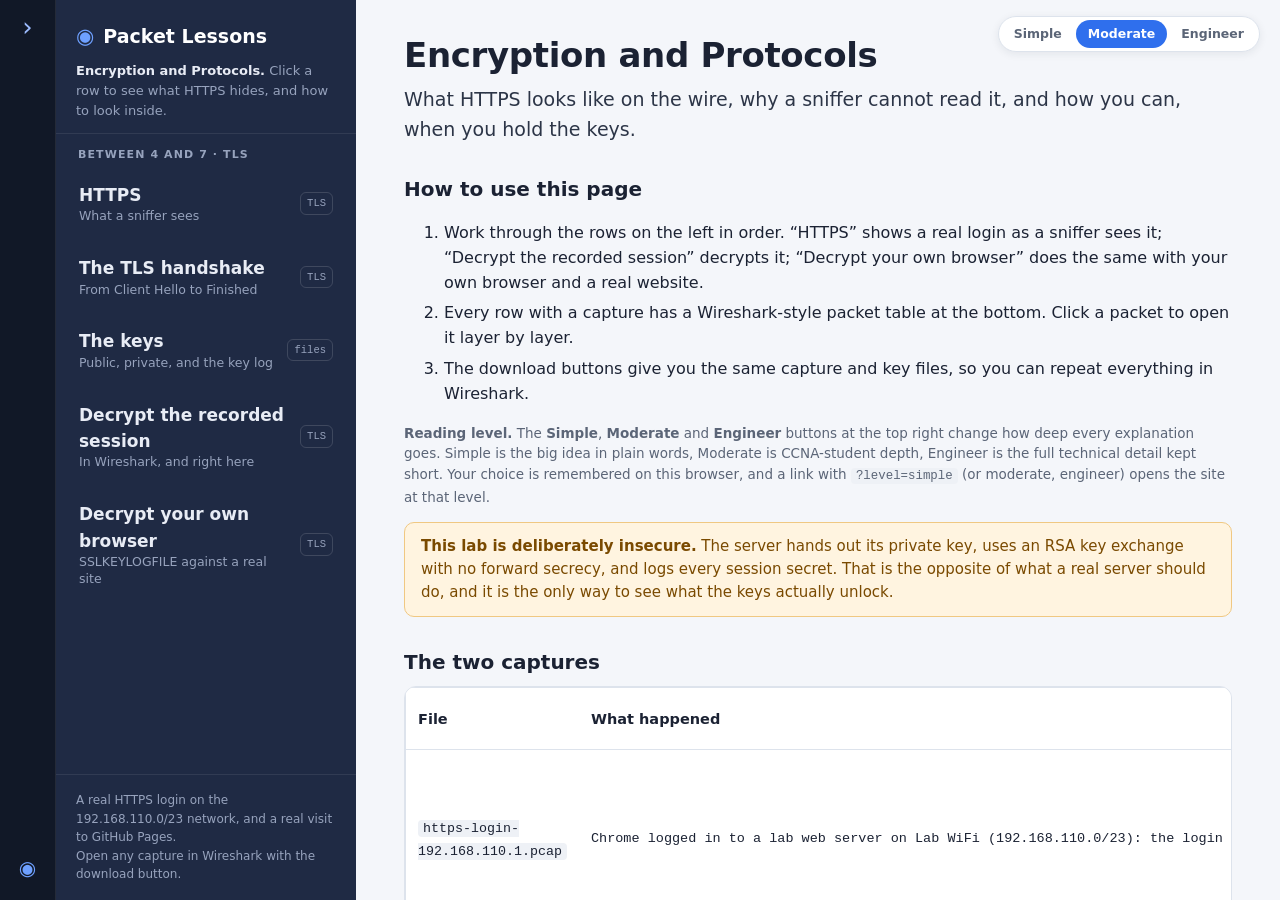
<file: site/index.html>
<!DOCTYPE html>
<html lang="en">
<head>
  <meta charset="utf-8">
  <meta name="viewport" content="width=device-width, initial-scale=1">
  <title>Encryption and Protocols</title>
  <link rel="stylesheet" href="style.css">
</head>
<body>
  <div class="app">
    <button id="menu-btn" class="rail" type="button" aria-label="Open site menu" aria-expanded="false" aria-controls="sitemenu">
      <span class="rail-chevron" aria-hidden="true">&#8250;</span>
      <span class="rail-logo" aria-hidden="true">&#9673;</span>
    </button>
    <nav id="sitemenu" class="sitemenu" aria-label="Sites"></nav>
    <aside class="side">
      <div class="brand">
        <a href="#" class="brand-link"><span class="logo" aria-hidden="true">&#9673;</span><span>Packet Lessons</span></a>
        <p class="brand-sub"><b>Encryption and Protocols.</b> Click a row to see what HTTPS hides, and how to look inside.</p>
      </div>
      <nav id="nav" class="nav" aria-label="Lessons"></nav>
      <div class="side-foot">
        A real HTTPS login on the <span id="net-cidr">lab</span> network, and a real visit to GitHub Pages.<br>
        Open any capture in Wireshark with the download button.
      </div>
    </aside>
    <main id="main" class="main"><div class="level-bar-wrap" id="level-bar"></div><div id="content" aria-live="polite"></div></main>
  </div>

  <script src="pcap.js"></script>
  <script src="tls.js"></script>
  <script src="lessons.js"></script>
  <script src="level.js"></script>
  <script src="app.js"></script>
</body>
</html>
</file>
<file: site/style.css>
/* Packet Lessons: two-column teaching layout */

:root {
  --ink: #1b2233;
  --muted: #5b6577;
  --line: #dde3ec;
  --bg: #f4f6fa;
  --panel: #ffffff;
  --side: #1f2a44;
  --side-ink: #e8ecf5;
  --side-muted: #97a3bd;
  --accent: #2f6fed;
  --accent-soft: #e6eefc;
  --mono: ui-monospace, "SF Mono", Menlo, Consolas, "Liberation Mono", monospace;
  --sans: system-ui, -apple-system, "Segoe UI", Roboto, Ubuntu, sans-serif;
}

* { box-sizing: border-box; }
html, body { height: 100%; margin: 0; }
body { font-family: var(--sans); color: var(--ink); background: var(--bg); font-size: 16px; line-height: 1.55; }

.app { display: grid; grid-template-columns: 56px 300px 1fr; height: 100vh; position: relative; overflow: hidden; }

/* ---------- left column ---------- */

.side { background: var(--side); color: var(--side-ink); display: flex; flex-direction: column; overflow-y: auto; }
.brand { padding: 20px 20px 12px; border-bottom: 1px solid rgba(255,255,255,.08); }
.brand-link { color: #fff; text-decoration: none; font-weight: 700; font-size: 19px; display: flex; align-items: center; gap: 9px; }
.logo { color: #6ea0ff; font-size: 21px; }
.brand-sub { margin: 8px 0 0; color: var(--side-muted); font-size: 13px; }
.brand-sub b { color: var(--side-ink); }

/* ---------- full-height rail with the expanding site menu ---------- */

.rail {
  position: relative; z-index: 30; background: #111827; color: var(--side-ink);
  display: flex; flex-direction: column; align-items: center; padding: 14px 0 16px; gap: 14px;
  border: 0; border-right: 1px solid rgba(255,255,255,.08); font: inherit; cursor: pointer;
  transition: background .15s;
}
.rail:hover { background: #172035; }
.rail:focus-visible { outline: 2px solid #6ea0ff; outline-offset: -3px; }
.rail.open { background: #172035; }
.rail-chevron { font-size: 26px; line-height: 1; color: #9dbcff; transition: transform .22s ease; }
.rail.open .rail-chevron { transform: rotate(180deg); }
.rail-logo { margin-top: auto; color: #6ea0ff; font-size: 20px; }

/* The panel lives under the rail and slides out from beneath it, top to bottom. */
.sitemenu {
  position: absolute; top: 0; bottom: 0; left: 56px; width: 272px; z-index: 25;
  background: #111827; border-right: 1px solid rgba(255,255,255,.12);
  box-shadow: 10px 0 30px rgba(0,0,0,.35); padding: 18px 12px;
  display: flex; flex-direction: column; gap: 4px;
  visibility: hidden; opacity: 0; transform: translateX(-100%);
  transition: transform .22s ease, opacity .18s ease, visibility 0s linear .22s;
}
.sitemenu.open { visibility: visible; opacity: 1; transform: none; transition-delay: 0s; }
.sitemenu-title { font-size: 11px; text-transform: uppercase; letter-spacing: .1em; color: var(--side-muted); padding: 4px 12px 8px; }
.menu-item {
  display: flex; align-items: center; justify-content: space-between; gap: 10px;
  padding: 11px 12px; border-radius: 8px; color: var(--side-ink); text-decoration: none; font-size: 15px; font-weight: 600;
}
a.menu-item:hover { background: rgba(255,255,255,.08); }
a.menu-item:focus-visible { outline: 2px solid #6ea0ff; outline-offset: -2px; }
.menu-item.current { color: #fff; background: rgba(47,111,237,.25); }
.menu-item small { flex: 0 0 auto; white-space: nowrap; font-size: 10px; font-weight: 600; text-transform: uppercase; letter-spacing: .05em; border-radius: 5px; padding: 2px 6px; background: rgba(255,255,255,.1); color: var(--side-muted); }
.menu-item.current small { color: #cfe0ff; background: rgba(47,111,237,.35); }
.menu-item.soon { color: var(--side-muted); cursor: default; }
.sitemenu-foot { margin-top: auto; font-size: 12px; color: var(--side-muted); padding: 8px 12px; }

.nav { padding: 10px; display: flex; flex-direction: column; gap: 4px; }
.row {
  display: flex; align-items: center; gap: 14px; width: 100%; text-align: left;
  background: transparent; border: 1px solid transparent; border-radius: 10px;
  color: var(--side-ink); padding: 12px 12px; cursor: pointer; font: inherit;
  transition: background .12s;
}
.row:hover { background: rgba(255,255,255,.07); }
.row:focus-visible { outline: 2px solid #6ea0ff; outline-offset: 1px; }
.row.active { background: var(--accent); border-color: var(--accent); color: #fff; }
.row .text { display: flex; flex-direction: column; min-width: 0; }
.row .title { font-weight: 700; font-size: 17px; }
.row .sub { font-size: 12.5px; color: var(--side-muted); line-height: 1.35; }
.row.active .sub { color: rgba(255,255,255,.85); }
.side-foot { margin-top: auto; padding: 16px 20px; font-size: 12px; color: var(--side-muted); border-top: 1px solid rgba(255,255,255,.08); }

/* ---------- right column ---------- */

.main { overflow-y: auto; padding: 36px 48px 80px; }
.lesson, .welcome { max-width: 960px; margin: 0 auto; }

h1 { font-size: 34px; margin: 0 0 8px; line-height: 1.15; letter-spacing: -.01em; }
h1 small { display: block; font-size: 17px; font-weight: 500; color: var(--muted); margin-top: 4px; }
h2 { font-size: 20px; margin: 30px 0 8px; }
.crumb { color: var(--muted); font-size: 13px; text-transform: uppercase; letter-spacing: .08em; margin: 0 0 6px; }
.lead { font-size: 19px; color: #2c3547; margin: 10px 0 18px; }
p { margin: 0 0 12px; }
code { font-family: var(--mono); font-size: .92em; background: #eef1f6; padding: 1px 5px; border-radius: 4px; }

.facts { display: grid; grid-template-columns: 1fr 1fr; gap: 12px; margin: 12px 0 8px; }
.facts > div { background: var(--panel); border: 1px solid var(--line); border-radius: 10px; padding: 12px 14px; }
.facts .k { display: block; font-size: 12px; text-transform: uppercase; letter-spacing: .06em; color: var(--muted); margin-bottom: 4px; }
.facts .v { font-size: 14.5px; }

section { margin-bottom: 6px; }
.lookfor li { margin-bottom: 6px; }

/* welcome */
.welcome ol li, .welcome ul li { margin-bottom: 6px; }
table.lab { border-collapse: collapse; font-size: 14.5px; background: var(--panel); border: 1px solid var(--line); border-radius: 8px; }
table.lab th, table.lab td { text-align: left; padding: 8px 12px; border-bottom: 1px solid var(--line); }
table.lab td:nth-child(2), table.lab td:nth-child(3) { font-family: var(--mono); font-size: 13.5px; white-space: nowrap; }
table.lab td.note { color: var(--muted); font-size: 13px; }
table.lab { width: 100%; }
.banner { border-radius: 10px; padding: 12px 16px; margin: 0 0 12px; font-size: 15px; border: 1px solid; }
.banner.ok { background: #e6f7ec; border-color: #9ad4ae; color: #14532d; }
.banner.warn { background: #fff4e0; border-color: #f0c882; color: #7a4a00; }
table.lab.live tr.primary td { background: #f3f7ff; }
.tag { display: inline-block; font-family: var(--sans); font-size: 11px; background: var(--accent-soft); color: var(--accent); border-radius: 6px; padding: 1px 7px; margin-left: 6px; vertical-align: middle; }
.tag.off { background: #fbeaea; color: #b3261e; }
table.lab.live { border: 0; width: 100%; }
table.lab.live td { font-family: var(--mono); font-size: 13px; white-space: nowrap; }
table.lab.live td:first-child, table.lab.live td:nth-child(2) { font-family: var(--sans); font-size: 14px; }
.netfacts { grid-template-columns: repeat(3, 1fr); }
.netfacts .v { font-family: var(--mono); font-size: 14px; }
@media (max-width: 860px) { .netfacts { grid-template-columns: 1fr; } }

/* ---------- sequence diagram ---------- */

.diagram { background: var(--panel); border: 1px solid var(--line); border-radius: 12px; padding: 12px 8px; overflow-x: auto; }
svg.seq { width: 100%; height: auto; display: block; margin: 0 auto; font-family: var(--sans); color: var(--accent); }
svg.seq .actor { font-size: 15px; font-weight: 700; fill: var(--ink); }
svg.seq .addr { font-size: 12px; fill: var(--muted); font-family: var(--mono); }
svg.seq .life { stroke: var(--line); stroke-width: 2; }
svg.seq .msg { stroke: currentColor; stroke-width: 2; }
svg.seq .msg.dashed { stroke-dasharray: 5 4; color: #7b8aa8; }
svg.seq .msg.bcast { color: #d9762b; }
svg.seq .origin { fill: #d9762b; }
svg.seq marker.arrow path { fill: var(--accent); }
svg.seq marker.arrow-bcast path { fill: #d9762b; }
svg.seq marker.arrow-dashed path { fill: #7b8aa8; }
svg.seq .label { font-size: 12.5px; fill: var(--ink); }
svg.seq .stepno { font-size: 11px; fill: var(--muted); font-family: var(--mono); }

/* ---------- packet assembly animation ---------- */

.asm { background: var(--panel); border: 1px solid var(--line); border-radius: 12px; padding: 16px 18px 14px; margin: 6px 0 16px; }
.asm-caption { display: flex; align-items: flex-start; gap: 12px; min-height: 52px; margin-bottom: 12px; font-size: 15px; }
.asm-dots { display: flex; gap: 5px; padding-top: 7px; flex: 0 0 auto; }
.asm-dots i { width: 8px; height: 8px; border-radius: 50%; background: var(--line); transition: background .3s; }
.asm-dots i.on { background: var(--accent); }
.asm-text { flex: 1; }

.asm-bar { display: flex; justify-content: flex-end; align-items: stretch; height: 158px; gap: 0; overflow: hidden; }
.seg {
  flex: 0 0 0%; opacity: 0; min-width: 0; overflow: hidden;
  border: 2px solid transparent; border-radius: 8px; padding: 8px 8px 6px;
  transition: flex-basis .7s cubic-bezier(.2,.8,.2,1), opacity .5s;
  white-space: nowrap; line-height: 1.35;
}
.seg:not(.on) { padding-left: 0; padding-right: 0; border-left-width: 0; border-right-width: 0; margin-left: 0; }
.seg.on { flex-basis: var(--w); opacity: 1; margin-left: 3px; }
.seg-name { font-weight: 700; font-size: 13.5px; }
.seg-bytes { font-family: var(--mono); font-size: 12px; opacity: .75; margin-bottom: 6px; }
.seg-fields { display: flex; flex-direction: column; gap: 2px; font-family: var(--mono); font-size: 11.5px; }
.seg-fields span { overflow: hidden; text-overflow: ellipsis; }
.seg-eth  { background: #e9f2ff; border-color: #8fb4ee; }
.seg-ip   { background: #e7e6ff; border-color: #a29ce8; }
.seg-icmp { background: #fce0ff; border-color: #d98ee6; }
.seg-data { background: #f2f4f7; border-color: #c4ccd8; }
.seg-udp  { background: #daeeff; border-color: #7fb6e8; }
.seg-tcp  { background: #e7e6ff; border-color: #a29ce8; }
.seg-opts { background: #f1f0ff; border-color: #c2bdf0; }
.seg-arp  { background: #faf0d7; border-color: #e0c27a; }
.seg-pad  { background: #f7f7f7; border-color: #d0d0d0; color: #6b7280; }
.seg-ghost { background: repeating-linear-gradient(45deg, #fff, #fff 6px, #fbeaea 6px, #fbeaea 12px); border: 2px dashed #d9534f; color: #b3261e; }
.seg-ghost .seg-name { text-decoration: line-through; }

.asm-total { margin-top: 10px; font-size: 13.5px; color: var(--muted); text-align: right; }
.asm-total b { color: var(--ink); font-family: var(--mono); font-size: 15px; }
.asm.done .asm-bar { animation: asm-send 1.2s ease-in-out; }
@keyframes asm-send { 0% { transform: translateX(0); } 50% { transform: translateX(14px); } 100% { transform: translateX(0); } }

/* animation controls (pause, back, forward) */
.asm-foot { display: flex; justify-content: space-between; align-items: center; gap: 12px; flex-wrap: wrap; margin-top: 10px; }
.asm-foot .asm-total { margin-top: 0; }
.asm-ctl { display: flex; align-items: center; gap: 6px; }
.asm-btn { width: 36px; height: 30px; padding: 0; border: 1px solid var(--line); background: var(--panel); color: var(--ink); border-radius: 8px; cursor: pointer; font-size: 12px; line-height: 1; display: inline-flex; align-items: center; justify-content: center; }
.asm-btn:hover { border-color: var(--accent); color: var(--accent); }
.asm-btn:focus-visible { outline: 2px solid var(--accent); outline-offset: 2px; }
.asm-toggle { font-size: 11px; letter-spacing: -2px; }
.asm.paused .asm-toggle { letter-spacing: 0; font-size: 12px; }
.asm-step { font-family: var(--mono); font-size: 12.5px; color: var(--muted); margin-left: 6px; }
.asm.paused .asm-step::after { content: ', paused'; }
.asm-dots i { cursor: pointer; }
.asm-dots i:hover { background: var(--accent-soft); }
.asm-dots i.on:hover { background: var(--accent); }

@media (max-width: 860px) {
  .asm-bar { height: 176px; }
  .seg-fields { font-size: 10.5px; }
}

/* ---------- packet table ---------- */

.packets-head { display: flex; align-items: center; justify-content: space-between; gap: 12px; }
.dl {
  background: var(--accent); color: #fff; text-decoration: none; font-weight: 600; font-size: 14px;
  padding: 8px 14px; border-radius: 8px; white-space: nowrap;
}
.dl:hover { background: #245bd0; }
.hint { color: var(--muted); font-size: 13.5px; margin: 4px 0 10px; }

.table-wrap { background: var(--panel); border: 1px solid var(--line); border-radius: 12px; overflow-x: auto; }
table.pk { border-collapse: collapse; width: 100%; font-family: var(--mono); font-size: 13px; }
table.pk thead th {
  position: sticky; top: 0; background: #eef1f6; text-align: left; padding: 8px 10px;
  font-weight: 700; border-bottom: 1px solid var(--line); font-family: var(--sans); font-size: 12.5px;
}
table.pk td { padding: 6px 10px; border-bottom: 1px solid #edf0f5; white-space: nowrap; vertical-align: top; }
table.pk td.n, table.pk td.t { text-align: right; color: var(--muted); }
table.pk td.p { font-weight: 700; }
table.pk td.info { white-space: normal; min-width: 260px; }
tr.pkt { cursor: pointer; }
tr.pkt:hover td { filter: brightness(.96); }
tr.pkt:focus-visible { outline: 2px solid var(--accent); outline-offset: -2px; }
tr.pkt.open td { font-weight: 600; }

/* Wireshark-like row tints, by protocol */
tr.proto-icmp td { background: #fce0ff; }
tr.proto-arp  td { background: #faf0d7; }
tr.proto-tcp  td { background: #e7e6ff; }
tr.proto-udp  td { background: #daeeff; }
tr.proto-dns  td { background: #daeeff; }
tr.proto-dhcp td { background: #d6f0f8; }
tr.proto-http td { background: #e4ffc7; }

tr.proto-tftp td { background: #ffe8d1; }

tr.fold td { background: #fff; text-align: center; padding: 6px; }
.fold-btn { font: inherit; font-size: 13.5px; color: var(--accent); background: var(--accent-soft); border: 1px solid #c9d8f7; border-radius: 8px; padding: 6px 14px; cursor: pointer; }
.fold-btn:hover { background: #d8e5fb; }
img.rebuilt { display: block; max-width: 100%; border-radius: 12px; border: 1px solid var(--line); box-shadow: 0 6px 24px rgba(31,42,68,.15); }

tr.det td { background: #fbfcfe; padding: 0; white-space: normal; }
.det-inner { padding: 10px 14px 14px 46px; font-family: var(--sans); font-size: 14px; }
.frame-line { color: var(--muted); font-size: 13px; margin-bottom: 8px; }
.sec { margin-top: 8px; border-left: 3px solid var(--accent-soft); padding-left: 12px; }
.sec-title { font-weight: 700; margin-bottom: 4px; }
table.kv { border-collapse: collapse; }
table.kv th { text-align: left; font-weight: 500; color: var(--muted); padding: 2px 16px 2px 0; white-space: nowrap; vertical-align: top; }
table.kv td { padding: 2px 0; font-family: var(--mono); font-size: 13px; }
.loading, .error { padding: 16px; margin: 0; color: var(--muted); }
.error { color: #b3261e; }

/* ---------- small screens ---------- */

@media (max-width: 860px) {
  .app { grid-template-columns: 1fr; height: auto; overflow: visible; }
  .rail { flex-direction: row; padding: 10px 14px; gap: 12px; position: sticky; top: 0; width: 100%; }
  .rail-chevron { transform: rotate(90deg); }
  .rail.open .rail-chevron { transform: rotate(-90deg); }
  .rail-logo { margin-top: 0; margin-left: auto; }
  .sitemenu { position: fixed; top: 50px; bottom: auto; left: 0; width: 100%; transform: translateY(-110%); box-shadow: 0 12px 30px rgba(0,0,0,.35); }
  .side { position: static; }
  .nav { flex-direction: row; overflow-x: auto; }
  .row { min-width: 180px; }
  .side-foot { display: none; }
  .main { padding: 24px 18px 60px; }
  .facts { grid-template-columns: 1fr; }
  h1 { font-size: 28px; }
}

/* ---------- Encryption and Protocols: extra pieces ---------- */
.steps { padding-left: 22px; margin: 6px 0 14px; }
.steps li { margin-bottom: 8px; }
.keyfile { background: #0f172a; color: #e2e8f0; font-family: ui-monospace, Menlo, Consolas, monospace; font-size: 12px; line-height: 1.5; padding: 12px 14px; border-radius: 10px; overflow-x: auto; white-space: pre; margin: 8px 0 14px; }
.files { display: flex; flex-wrap: wrap; align-items: center; gap: 6px 10px; margin: 6px 0 14px; }
.file-note { color: var(--muted, #5b6577); font-size: 13px; margin-right: 14px; }
.dl-group { display: flex; flex-wrap: wrap; gap: 8px; }
.dl.alt { background: #d9762b; }
table.compare th { text-align: left; }
table.compare td, table.compare th { vertical-align: top; }
.hex { font-family: ui-monospace, Menlo, Consolas, monospace; font-size: 12px; white-space: pre; margin: 0; overflow-x: auto; }
.welcome .banner { margin: 14px 0 20px; }

/* decrypted view, in the spirit of Wireshark's Follow Stream: client red, server blue */
.decrypt { margin: 10px 0 16px; }
.dec-head { display: flex; align-items: center; gap: 12px; flex-wrap: wrap; margin-bottom: 10px; }
.dec-key { font-size: 13px; font-weight: 600; padding: 4px 10px; border-radius: 999px; }
.dec-key.ok { background: #e6f7ec; color: #14532d; border: 1px solid #9ad4ae; }
.dec-key.bad { background: #fdecec; color: #7f1d1d; border: 1px solid #f3b4b4; }
.key-toggle { font: inherit; font-size: 13px; padding: 5px 12px; border-radius: 8px; border: 1px solid var(--line, #dde3ec); background: #fff; cursor: pointer; }
.key-toggle:hover { border-color: var(--accent, #2f6fed); color: var(--accent, #2f6fed); }
.conn { border: 1px solid var(--line, #dde3ec); border-radius: 12px; margin-bottom: 12px; overflow: hidden; background: #fff; }
.conn.failed { border-color: #f3b4b4; }
.conn-head { background: #f4f6fa; padding: 8px 12px; font-size: 13px; display: flex; flex-wrap: wrap; gap: 4px 10px; align-items: baseline; }
.conn-status { margin-left: auto; color: var(--muted, #5b6577); }
.conn.failed .conn-status { color: #b91c1c; }
.msgs { padding: 8px 12px; }
.msg { margin: 6px 0; font-size: 13px; }
.msg.meta { color: var(--muted, #5b6577); }
.msg.fail { color: #b91c1c; }
.msg.http { border-left: 4px solid; border-radius: 6px; padding: 6px 10px; margin: 8px 0; }
.msg.http.c { border-color: #c0392b; background: #fff5f4; }
.msg.http.s { border-color: #2f6fed; background: #f1f5ff; }
.msg .msg-title { font-weight: 600; font-size: 12px; text-transform: uppercase; letter-spacing: .04em; color: var(--muted, #5b6577); margin: 4px 0; }
.msg-frame { font-weight: 400; text-transform: none; letter-spacing: 0; color: var(--muted, #5b6577); font-size: 12px; }
.msg-note { font-weight: 400; text-transform: none; letter-spacing: 0; }
.msg pre { font-family: ui-monospace, Menlo, Consolas, monospace; font-size: 12px; line-height: 1.45; white-space: pre-wrap; word-break: break-all; margin: 2px 0 4px; }
.msg pre.body { max-height: 260px; overflow: auto; }
.msg mark { background: #ffe66d; color: #1b2233; padding: 0 3px; border-radius: 3px; font-weight: 700; }
.more-btn { font: inherit; font-size: 12px; padding: 3px 10px; border-radius: 6px; border: 1px solid var(--line, #dde3ec); background: #fff; cursor: pointer; margin-bottom: 4px; }
table.compare td { font-family: inherit; }

.cmd { background: #0f172a; color: #e2e8f0; font-family: ui-monospace, Menlo, Consolas, monospace; font-size: 13px; padding: 12px 14px; border-radius: 10px; overflow-x: auto; white-space: pre; margin: 8px 0 10px; user-select: all; }

/* ---------- one frame from a capture, shown inline ---------- */
.peek { margin: 6px 0 16px; }
.peek-head { font-size: 13.5px; color: var(--muted); margin-bottom: 8px; }
.peek-text { margin-top: 12px; }
pre.plain { background: #0f172a; color: #e2e8f0; font-family: var(--mono); font-size: 13px; line-height: 1.45; padding: 12px 14px; border-radius: 10px; overflow-x: auto; margin: 6px 0 0; white-space: pre; }
.peek-text .hint { margin-top: 8px; }

/* ---------- reading level (Simple | Moderate | Engineer) and layer groups in the sidebar ---------- */

.level-bar-wrap { position: sticky; top: 0; height: 0; display: flex; justify-content: flex-end; align-items: flex-start; z-index: 5; pointer-events: none; }
.level-bar {
  pointer-events: auto; display: inline-flex; gap: 2px; padding: 3px; margin: -20px -28px 0 0;
  background: var(--panel); border: 1px solid var(--line); border-radius: 999px; box-shadow: 0 2px 8px rgba(27,34,51,.08);
}
.level-btn {
  height: 28px; padding: 0 12px; border: 0; border-radius: 999px; background: transparent; color: var(--muted);
  cursor: pointer; font: inherit; font-size: 12.5px; font-weight: 600; line-height: 1;
}
.level-btn:hover { color: var(--accent); background: var(--accent-soft); }
.level-btn[aria-pressed="true"] { background: var(--accent); color: #fff; }
.level-btn:focus-visible { outline: 2px solid var(--accent); outline-offset: 2px; }

.nav-group { margin: 12px 12px 2px; font-size: 11px; font-weight: 700; letter-spacing: .1em; text-transform: uppercase; color: var(--side-muted); }
.nav-group:first-child { margin-top: 2px; }
.row .lay { flex: 0 0 auto; margin-left: auto; font-family: var(--mono); font-size: 10.5px; color: var(--side-muted); border: 1px solid rgba(255,255,255,.14); border-radius: 6px; padding: 2px 6px; }
.row.active .lay { color: #fff; border-color: rgba(255,255,255,.4); }

@media (max-width: 860px) {
  .level-bar-wrap { position: fixed; top: 58px; right: 12px; left: auto; height: auto; z-index: 25; }
  .level-bar { margin: 0; }
  .level-btn { padding: 0 9px; font-size: 12px; }
  .nav-group { display: none; }
}
</file>
